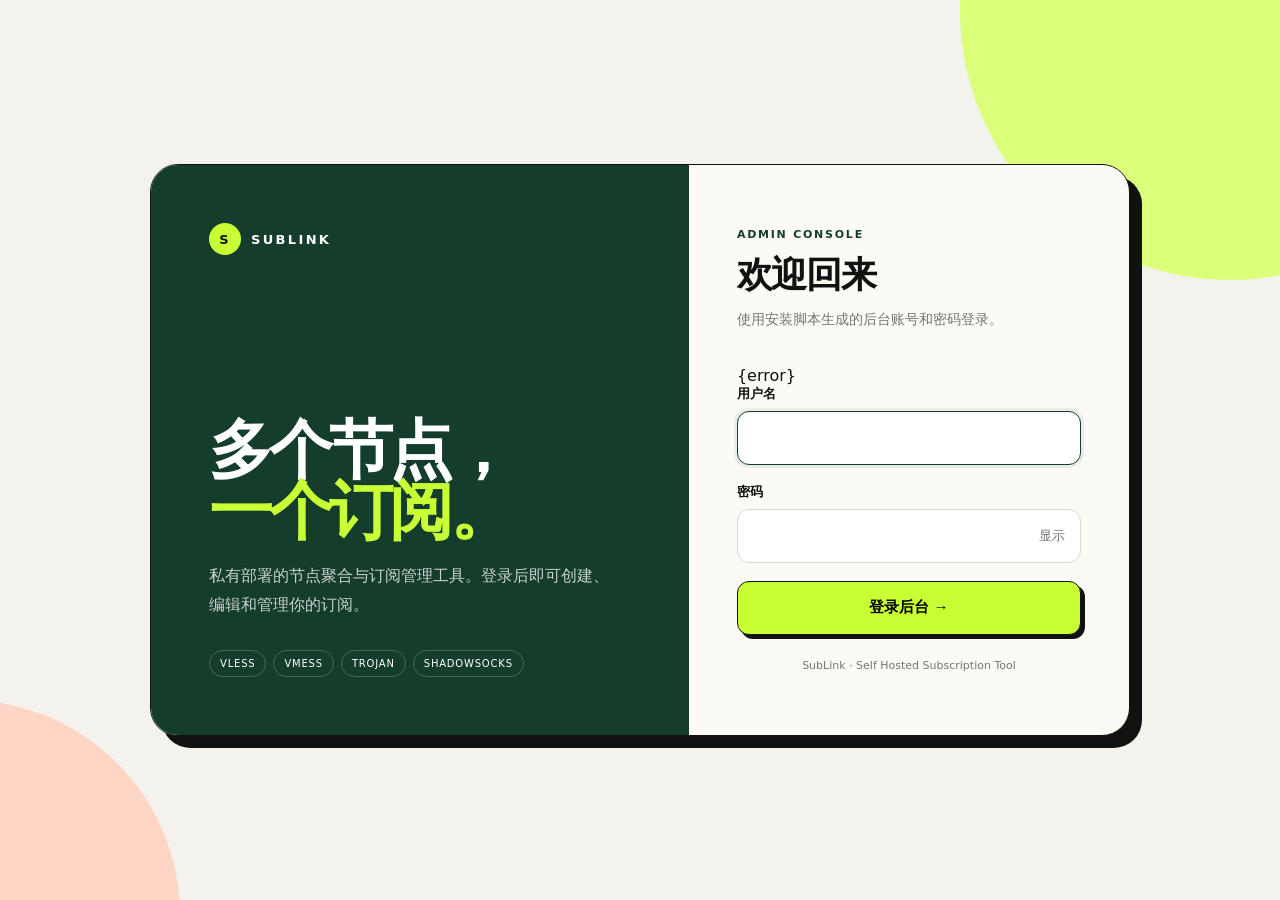
<file: app/static/login.html>
<!doctype html>
<html lang="zh-CN">
<head>
  <meta charset="utf-8">
  <meta name="viewport" content="width=device-width, initial-scale=1">
  <title>登录 · SubLink</title>
  <style>
    :root{--ink:#10120f;--green:#153d2c;--acid:#c9ff35;--paper:#f3f2ec;--muted:#73776e;--line:#d9d8cf}
    *{box-sizing:border-box}body{margin:0;min-height:100vh;display:grid;place-items:center;background:var(--paper);color:var(--ink);font-family:"Microsoft YaHei",system-ui,sans-serif;overflow:hidden}
    body:before,body:after{content:"";position:fixed;border-radius:50%;z-index:-1}body:before{width:540px;height:540px;right:-220px;top:-260px;background:#dcff7b}body:after{width:430px;height:430px;left:-250px;bottom:-230px;background:#ffd6c5}
    .page{width:min(980px,calc(100% - 28px));display:grid;grid-template-columns:1.1fr .9fr;background:#fbfaf5;border:1px solid var(--ink);border-radius:28px;overflow:hidden;box-shadow:12px 12px 0 var(--ink)}
    .intro{padding:58px;background:var(--green);color:#fff;display:flex;flex-direction:column;min-height:570px}.brand{font-size:13px;letter-spacing:.18em;display:flex;align-items:center;gap:10px}.brand b{display:grid;place-items:center;width:32px;height:32px;border-radius:50%;background:var(--acid);color:var(--ink)}
    .intro h1{font-size:64px;line-height:.96;letter-spacing:-.06em;margin:auto 0 20px}.intro h1 span{color:var(--acid)}.intro p{color:#c8d2cc;line-height:1.8;margin:0;max-width:400px}.chips{display:flex;gap:7px;margin-top:30px;flex-wrap:wrap}.chips span{font-size:10px;letter-spacing:.08em;border:1px solid #ffffff35;border-radius:20px;padding:7px 10px}
    .login{padding:58px 48px;display:flex;flex-direction:column;justify-content:center}.eyebrow{font-size:11px;letter-spacing:.16em;color:var(--green);font-weight:800}.login h2{font-size:36px;letter-spacing:-.04em;margin:10px 0 8px}.hint{color:var(--muted);font-size:14px;margin:0 0 34px;line-height:1.7}.field{margin-bottom:18px}.field label{display:block;font-size:13px;font-weight:700;margin-bottom:8px}.input{position:relative}.input input{width:100%;height:54px;border:1px solid var(--line);background:#fff;border-radius:12px;padding:0 16px;font-size:15px;outline:none}.input input:focus{border-color:var(--green);box-shadow:0 0 0 3px #153d2c12}.toggle{position:absolute;right:10px;top:9px;height:36px;border:0;background:transparent;color:var(--muted);cursor:pointer}
    .error{background:#ffe5dc;color:#9b2d0d;border-radius:10px;padding:11px 13px;font-size:13px;margin-bottom:16px}.submit{height:54px;width:100%;border:1px solid var(--ink);border-radius:12px;background:var(--acid);font-weight:900;font-size:15px;cursor:pointer;box-shadow:4px 4px 0 var(--ink);transition:.18s}.submit:hover{transform:translate(-1px,-1px);box-shadow:6px 6px 0 var(--ink)}.footer{font-size:11px;color:var(--muted);text-align:center;margin-top:24px}
    @media(max-width:760px){body{overflow:auto;padding:18px 0}.page{grid-template-columns:1fr;box-shadow:7px 7px 0 var(--ink)}.intro{min-height:auto;padding:30px}.intro h1{font-size:43px;margin:55px 0 16px}.intro p{font-size:13px}.login{padding:36px 24px}.login h2{font-size:31px}}
  </style>
</head>
<body>
  <main class="page">
    <section class="intro">
      <div class="brand"><b>S</b><strong>SUBLINK</strong></div>
      <h1>多个节点，<br><span>一个订阅。</span></h1>
      <p>私有部署的节点聚合与订阅管理工具。登录后即可创建、编辑和管理你的订阅。</p>
      <div class="chips"><span>VLESS</span><span>VMESS</span><span>TROJAN</span><span>SHADOWSOCKS</span></div>
    </section>
    <section class="login">
      <div class="eyebrow">ADMIN CONSOLE</div>
      <h2>欢迎回来</h2>
      <p class="hint">使用安装脚本生成的后台账号和密码登录。</p>
      {error}
      <form method="post" action="/login" autocomplete="on">
        <div class="field"><label for="username">用户名</label><div class="input"><input id="username" name="username" required autocomplete="username" autofocus></div></div>
        <div class="field"><label for="password">密码</label><div class="input"><input id="password" name="password" type="password" required autocomplete="current-password"><button class="toggle" type="button" onclick="const p=document.getElementById('password');p.type=p.type==='password'?'text':'password';this.textContent=p.type==='password'?'显示':'隐藏'">显示</button></div></div>
        <button class="submit" type="submit">登录后台 →</button>
      </form>
      <div class="footer">SubLink · Self Hosted Subscription Tool</div>
    </section>
  </main>
</body>
</html>
</file>
